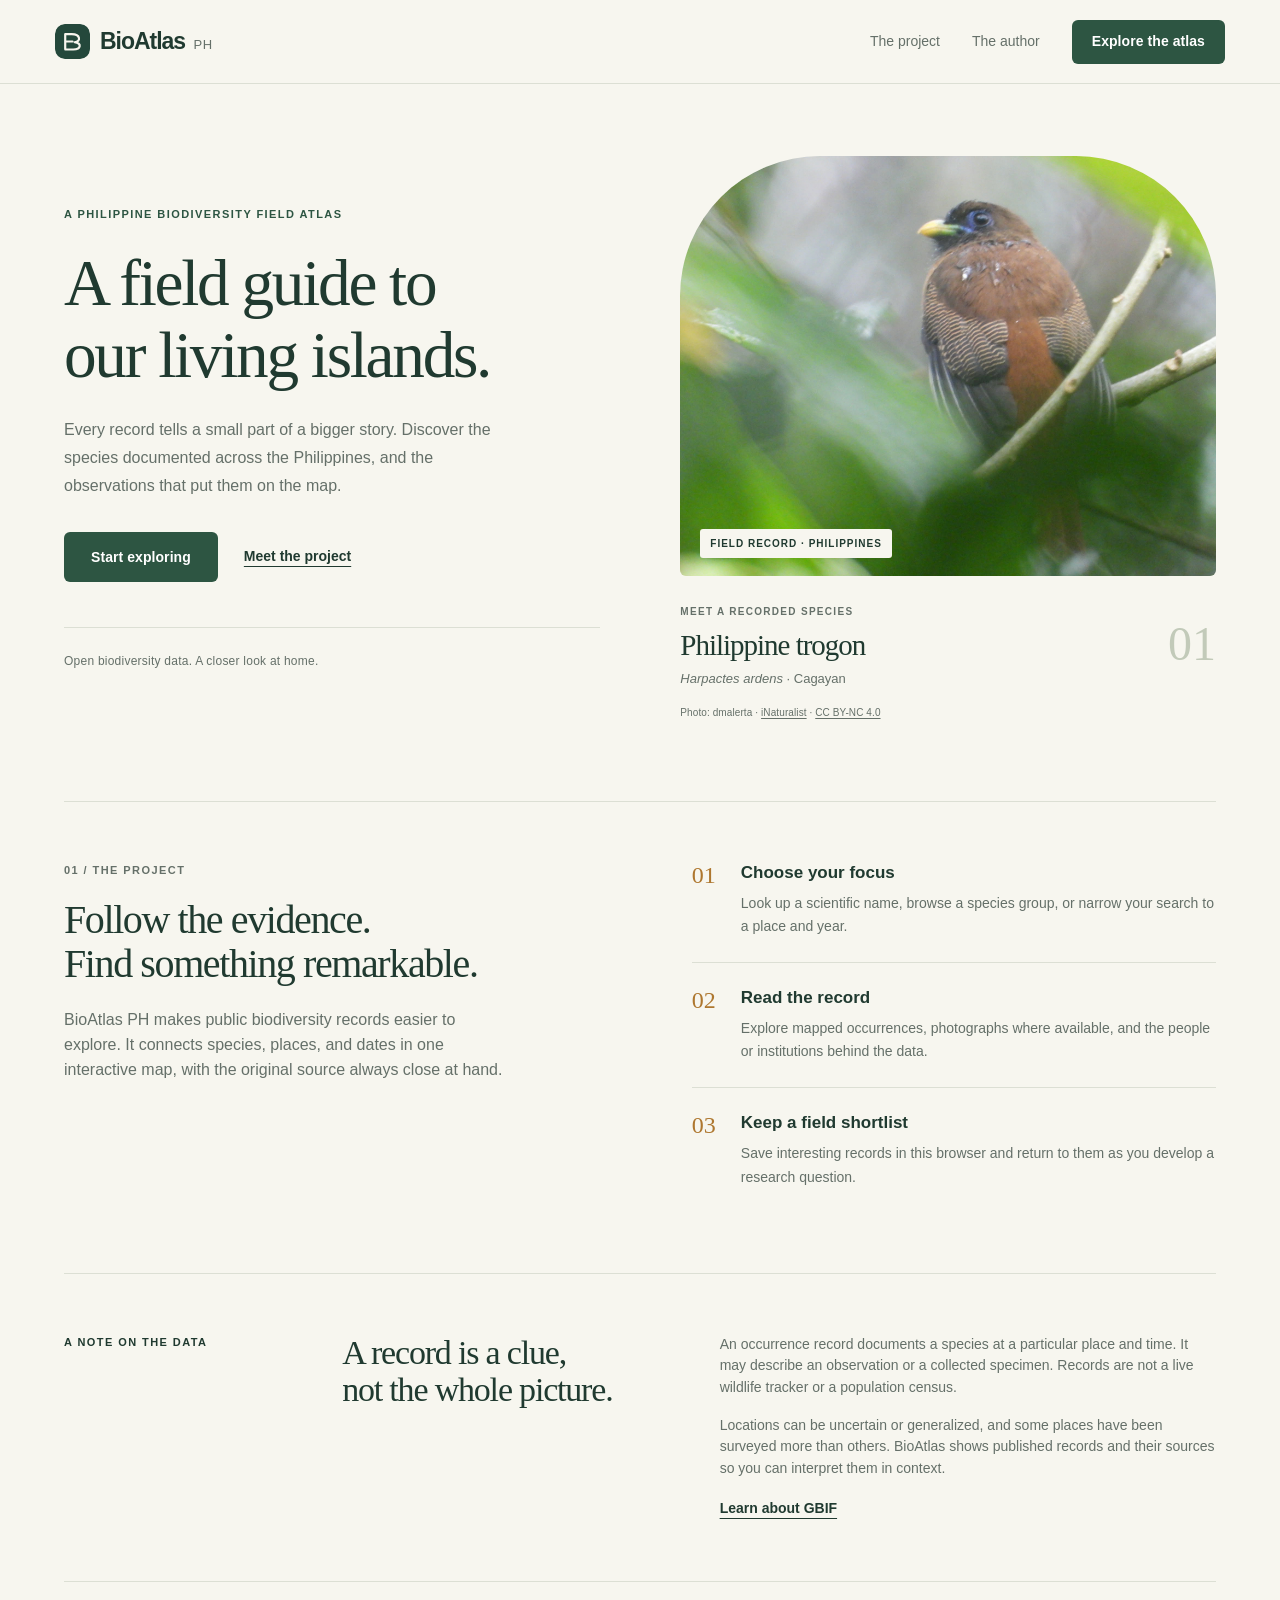
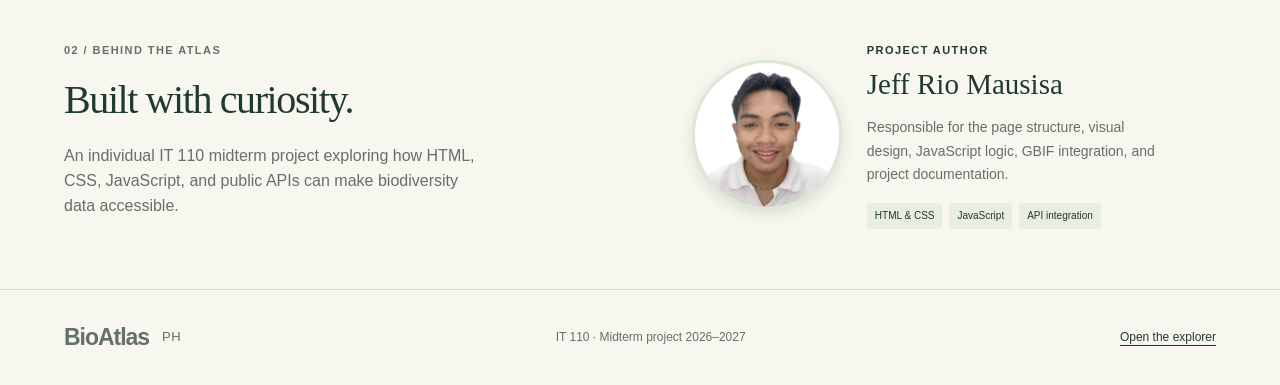
<file: bioatlas-ph/index.html>
<!doctype html>
<html lang="en">
<head>
    <meta charset="utf-8">
    <meta name="viewport" content="width=device-width, initial-scale=1">

    <meta name="description" content="BioAtlas PH is a student-built field atlas for exploring Philippine biodiversity records from GBIF.">

    <title>BioAtlas PH — A field guide to our living islands</title>

    <link rel="icon" type="image/svg+xml" href="assets/favicon.svg">
    <link rel="stylesheet" href="styles.css">
</head>

<body class="portfolio">

    <a class="skip-link" href="#main">Skip to content</a>

    <header class="site-header">
        <a class="brand" href="index.html" aria-label="BioAtlas PH home">
            <img src="assets/favicon.svg" width="35" height="35" alt="">
            <span>BioAtlas <span class="brand-ph">PH</span></span>
        </a>

        <nav aria-label="Main navigation">
            <a href="#project">The project</a>
            <a href="#team">The author</a>
            <a class="button button-primary" href="app.html">Explore the atlas</a>
        </nav>
    </header>

    <main id="main">

        <!-- HERO SECTION -->
        <section class="home-hero">

            <div class="hero-copy">
                <p class="eyebrow">A Philippine biodiversity field atlas</p>

                <h1>A field guide to our living islands.</h1>

                <p class="hero-description">
                    Every record tells a small part of a bigger story.
                    Discover the species documented across the Philippines,
                    and the observations that put them on the map.
                </p>

                <div class="hero-actions">
                    <a class="button button-primary" href="app.html">
                        Start exploring
                    </a>

                    <a class="text-link" href="#project">
                        Meet the project
                    </a>
                </div>

                <p class="hero-footnote">
                    Open biodiversity data. A closer look at home.
                </p>
            </div>

            <figure class="hero-specimen">

                <div class="specimen-image">
                    <img
                        src="assets/philippine-trogon.jpg"
                        alt="A Philippine trogon, Harpactes ardens, photographed among leaves in Cagayan"
                        width="1024"
                        height="768"
                        fetchpriority="high"
                    >

                    <span class="specimen-tag">
                        FIELD RECORD · PHILIPPINES
                    </span>
                </div>

                <figcaption>
                    <div>
                        <span class="eyebrow">Meet a recorded species</span>
                        <h2>Philippine trogon</h2>
                        <p><i>Harpactes ardens</i> · Cagayan</p>
                    </div>

                    <span class="specimen-number">01</span>
                </figcaption>

                <p class="photo-credit">
                    Photo: dmalerta ·
                    <a
                        href="https://www.inaturalist.org/photos/608488019"
                        target="_blank"
                        rel="noopener noreferrer"
                    >iNaturalist</a>
                    ·
                    <a
                        href="https://creativecommons.org/licenses/by-nc/4.0/"
                        target="_blank"
                        rel="noopener noreferrer"
                    >CC BY-NC 4.0</a>
                </p>

            </figure>

        </section>

        <!-- PROJECT SECTION -->
        <section id="project" class="project-section section-rule">

            <div class="section-heading">
                <p class="eyebrow">01 / The project</p>

                <h2>
                    Follow the evidence.<br>
                    Find something remarkable.
                </h2>

                <p>
                    BioAtlas PH makes public biodiversity records easier
                    to explore. It connects species, places, and dates in
                    one interactive map, with the original source always
                    close at hand.
                </p>
            </div>

            <div class="project-steps">

                <article>
                    <span>01</span>

                    <div>
                        <h3>Choose your focus</h3>

                        <p>
                            Look up a scientific name, browse a species
                            group, or narrow your search to a place and year.
                        </p>
                    </div>
                </article>

                <article>
                    <span>02</span>

                    <div>
                        <h3>Read the record</h3>

                        <p>
                            Explore mapped occurrences, photographs where
                            available, and the people or institutions
                            behind the data.
                        </p>
                    </div>
                </article>

                <article>
                    <span>03</span>

                    <div>
                        <h3>Keep a field shortlist</h3>

                        <p>
                            Save interesting records in this browser and
                            return to them as you develop a research question.
                        </p>
                    </div>
                </article>

            </div>

        </section>

        <!-- DATA NOTE SECTION -->
        <section class="field-note section-rule">

            <span class="eyebrow">A note on the data</span>

            <h2>
                A record is a clue,<br>
                not the whole picture.
            </h2>

            <div>
                <p>
                    An occurrence record documents a species at a
                    particular place and time. It may describe an
                    observation or a collected specimen. Records are
                    not a live wildlife tracker or a population census.
                </p>

                <p>
                    Locations can be uncertain or generalized, and
                    some places have been surveyed more than others.
                    BioAtlas shows published records and their sources
                    so you can interpret them in context.
                </p>

                <a
                    class="text-link"
                    href="https://www.gbif.org/what-is-gbif"
                    target="_blank"
                    rel="noopener noreferrer"
                >
                    Learn about GBIF
                </a>
            </div>

        </section>

        <!-- AUTHOR SECTION -->
        <section id="team" class="team-section section-rule">

            <div class="section-heading">
                <p class="eyebrow">02 / Behind the atlas</p>

                <h2>Built with curiosity.</h2>

                <p>
                    An individual IT 110 midterm project exploring how
                    HTML, CSS, JavaScript, and public APIs can make
                    biodiversity data accessible.
                </p>
            </div>

            <article class="author-card">

                <div class="author-photo">
                    <img
                        src="assets/Jeffrio.png"
                        alt="Profile photo of Jeff Rio Mausisa"
                        loading="lazy"

                    >
                </div>

                <div>
                    <p class="eyebrow">Project author</p>

                    <h3>Jeff Rio Mausisa</h3>

                    <p>
                        Responsible for the page structure, visual design,
                        JavaScript logic, GBIF integration, and project
                        documentation.
                    </p>

                    <div class="skill-tags">
                        <span>HTML &amp; CSS</span>
                        <span>JavaScript</span>
                        <span>API integration</span>
                    </div>
                </div>

            </article>

        </section>

    </main>

    <!-- FOOTER -->
    <footer class="site-footer">

        <a class="brand" href="index.html">
            BioAtlas <span class="brand-ph">PH</span>
        </a>

        <span>IT 110 · Midterm project 2026–2027</span>

        <a href="app.html">Open the explorer</a>

    </footer>

</body>
</html>
</file>
<file: bioatlas-ph/styles.css>
/* ==========================================================================
   1. DESIGN TOKENS — change these to restyle BOTH pages at once
   ========================================================================== */
:root {
    --paper: #f7f6ef;        /* page background (warm off-white) */
    --surface: #fffefa;      /* cards, inputs, panels, dialogs */
    --ink: #203a30;          /* main text color (dark green) */
    --muted: #657069;        /* secondary / gray text */
    --green: #2d5542;        /* primary brand color: buttons, selected states */
    --green-dark: #173d2c;   /* button hover, toast background */
    --line: #dcdfd4;         /* thin borders and divider lines */
    --tint: #e9eee2;         /* light green fill: badges, hover, selected items */
    --ochre: #ae772f;        /* accent: step numbers, bird category labels */
    --error: #94382d;        /* error text and invalid input border */
    --serif: Georgia, 'Times New Roman', serif;   /* headings font */
    --sans: Inter, -apple-system, BlinkMacSystemFont, 'Segoe UI', sans-serif; /* body font */
    --radius: 8px;           /* corner roundness of panels and dialogs */
}


/* ==========================================================================
   2. BASE / RESET — defaults that apply to everything
   ========================================================================== */

/* Makes width/height include padding and border (easier to size things) */
* {
    box-sizing: border-box;
}

html {
    scroll-behavior: smooth;     /* smooth scrolling for #anchor links */
    scroll-padding-top: 90px;    /* keeps scrolled-to sections below the header */
}

/* Page-wide defaults: background, text color, base font size (16px) */
body {
    margin: 0;
    background: var(--paper);
    color: var(--ink);
    font: 16px/1.55 var(--sans);   /* size / line-height / font family */
    -webkit-font-smoothing: antialiased;
}

/* Form controls inherit the page font instead of the browser default */
button,
input,
select {
    font: inherit;
}

/* Removes the gray flash when tapping on phones */
button,
a,
input,
select {
    -webkit-tap-highlight-color: transparent;
}

/* Faster taps on phones (no double-tap zoom delay) */
button,
a {
    touch-action: manipulation;
}

button {
    cursor: pointer;
}

/* Look of a disabled button (e.g. Previous on page 1) */
button:disabled {
    opacity: .45;
    cursor: not-allowed;
}

a {
    color: inherit;      /* links use the surrounding text color */
}

/* Images never overflow their box and crop to fill instead of stretching */
img {
    display: block;
    max-width: 100%;
    object-fit: cover;
}

/* Removes default margins so spacing is controlled by our own rules */
h1,
h2,
h3,
p,
figure {
    margin: 0;
}

/* Big headings use the serif font. CHANGE font-family here for a new heading font */
h1,
h2 {
    font-family: var(--serif);
    font-weight: 400;
    letter-spacing: -.035em;     /* slightly tight letters */
    line-height: 1.1;
    text-wrap: balance;          /* evens out line lengths */
}

h3 {
    font-size: 17px;
    font-weight: 600;
    line-height: 1.3;
}

p {
    text-wrap: pretty;           /* avoids one lonely word on the last line */
}

/* Smooth color change on hover for links and buttons */
a,
button {
    transition: background-color .15s, color .15s, border-color .15s;
}

/* KEYBOARD FOCUS OUTLINE (shows when tabbing). Keep it visible for accessibility.
   CHANGE the color (#b4803a) if you want a different focus ring. */
a:focus-visible,
button:focus-visible,
input:focus-visible,
select:focus-visible,
[tabindex]:focus-visible {
    outline: 3px solid #b4803a;
    outline-offset: 3px;
}

/* Anything with the HTML "hidden" attribute stays hidden even if another rule
   sets display. JavaScript relies on this. DO NOT REMOVE. */
[hidden] {
    display: none !important;
}

/* Text for screen readers only (invisible on screen). DO NOT REMOVE. */
.sr-only {
    position: absolute;
    width: 1px;
    height: 1px;
    padding: 0;
    margin: -1px;
    overflow: hidden;
    clip: rect(0, 0, 0, 0);
    white-space: nowrap;
    border: 0;
}

/* "Skip to content" link: hidden above the screen until focused with Tab */
.skip-link {
    position: fixed;
    top: -60px;                  /* off-screen */
    left: 15px;
    z-index: 2000;
    background: var(--green);
    color: white;
    padding: 12px 20px;
}

.skip-link:focus {
    top: 10px;                   /* slides into view when focused */
}


/* ==========================================================================
   3. SHARED COMPONENTS — used on both pages
   ========================================================================== */

/* BUTTONS: .button is the shape/size, then add .button-primary or .button-outline */
.button {
    display: inline-flex;
    align-items: center;
    justify-content: center;
    gap: 9px;
    min-height: 44px;            /* comfortable tap size on phones */
    padding: 11px 19px;          /* inner spacing: up-down  left-right */
    border: 1px solid transparent;
    border-radius: 6px;          /* CHANGE for rounder (e.g. 999px = pill) or sharper buttons */
    font-size: 14px;
    line-height: 1.3;
    font-weight: 600;
    letter-spacing: .005em;
    text-decoration: none;
    white-space: nowrap;
}

/* Solid green button (main actions: "Explore records", "Start exploring") */
.button-primary {
    background: var(--green);
    color: #fff;
}

.button-primary:hover {
    background: var(--green-dark);
}

/* White button with border (secondary actions: "Field shortlist", "Previous") */
.button-outline {
    border-color: var(--line);
    background: var(--surface);
    color: var(--ink);
}

.button-outline:hover {
    background: var(--tint);
    border-color: #abb7a9;
}

/* Plain underlined links like "Meet the project" */
.text-link {
    font-size: 14px;
    font-weight: 600;
    text-underline-offset: 5px;
}

/* Button that looks like a link: "Reset filters", "Try again", "About the data" */
.text-button {
    border: 0;
    background: transparent;
    padding: 8px 0;
    color: var(--green);
    font-size: 14px;
    font-weight: 600;
    text-decoration: underline;
    text-underline-offset: 4px;
}

/* Small uppercase label above headings (e.g. "01 / THE PROJECT") */
.eyebrow {
    text-transform: uppercase;
    letter-spacing: .13em;
    font-size: 11px;
    font-weight: 650;
    line-height: 1.5;
}

/* LOGO + SITE NAME ("BioAtlas PH") */
.brand {
    display: inline-flex;
    align-items: center;
    gap: 10px;                   /* space between logo and text */
    text-decoration: none;
    font-size: 23px;             /* CHANGE to resize the site name */
    letter-spacing: -.045em;
    font-weight: 650;
    white-space: nowrap;
}

.brand img {
    border-radius: 10px;         /* rounded corners of the logo icon */
}

/* The small "PH" next to the name */
.brand-ph {
    font-size: 13px;
    font-weight: 500;
    letter-spacing: .05em;
    margin-left: 3px;
    color: var(--muted);
}

/* TOP HEADER BAR (both pages) */
.site-header {
    height: 84px;                /* CHANGE header height (explorer overrides below) */
    display: flex;
    align-items: center;
    justify-content: space-between;
    gap: 20px;
    border-bottom: 1px solid var(--line);
    padding: 0 4.3%;             /* left/right spacing */
    background: var(--paper);
}

.site-header nav {
    display: flex;
    align-items: center;
    gap: 32px;                   /* space between nav links */
}

/* Normal nav links (not the green button) */
.site-header nav > a:not(.button) {
    font-size: 14px;
    text-decoration: none;
    color: var(--muted);
    padding: 12px 0;
}

.site-header nav > a:hover {
    color: var(--ink);
}

/* Current page link ("Explorer") gets dark text and a green underline */
.site-header nav .nav-current {
    color: var(--ink) !important;
    border-bottom: 2px solid var(--green);
}

/* Little bookmark icon drawn with CSS inside the "Field shortlist" button */
.bookmark-icon {
    width: 12px;
    height: 16px;
    display: inline-block;
    border: 1.5px solid currentColor;
    border-radius: 2px 2px 0 0;
    clip-path: polygon(0 0, 100% 0, 100% 100%, 50% 76%, 0 100%);  /* cuts the V notch at the bottom */
}

/* The number bubble showing how many records are saved */
.count-badge {
    display: inline-flex;
    align-items: center;
    justify-content: center;
    min-width: 23px;
    height: 23px;
    padding: 0 5px;
    background: var(--tint);
    border-radius: 20px;
    font-size: 12px;
    font-variant-numeric: tabular-nums;   /* digits all same width */
}


/* ==========================================================================
   4. PORTFOLIO PAGE (index.html)
   ========================================================================== */

/* Limits page width on very wide screens and centers it */
.portfolio main,
.site-footer {
    max-width: 1380px;           /* CHANGE to make the homepage narrower/wider */
    margin: auto;
}

/* ---- HERO: headline on the left, bird photo on the right ---- */
.home-hero {
    display: grid;
    grid-template-columns: 1fr 1fr;   /* two equal columns */
    gap: 7%;
    padding: 72px 5% 80px;            /* top  left/right  bottom */
    align-items: center;
}

/* Small label above the main headline */
.hero-copy > .eyebrow {
    margin-bottom: 25px;
    color: var(--green);
}

/* BIG HEADLINE. clamp(min, preferred, max) scales with screen width */
.hero-copy h1 {
    font-size: clamp(44px, 5.1vw, 76px);
    max-width: 620px;
}

.hero-description {
    color: var(--muted);
    max-width: 440px;
    line-height: 1.75;
    margin-top: 24px;
}

/* Row with "Start exploring" button + "Meet the project" link */
.hero-actions {
    display: flex;
    align-items: center;
    gap: 26px;
    margin-top: 32px;
}

.hero-actions .button {
    padding: 15px 26px;          /* makes the hero button bigger than normal */
}

/* Tagline under the buttons, with a line above it */
.hero-footnote {
    border-top: 1px solid var(--line);
    padding-top: 24px;
    margin-top: 45px;
    color: var(--muted);
    font-size: 12px;
    letter-spacing: .02em;
}

/* ---- Bird photo block ---- */
.hero-specimen {
    position: relative;
    min-width: 0;
}

/* The photo frame. border-radius: top-left top-right bottom-right bottom-left
   140px on top gives the arch shape. Set all to 6px for a plain rectangle. */
.specimen-image {
    height: 420px;               /* CHANGE photo height */
    position: relative;
    border-radius: 140px 140px 6px 6px;
    overflow: hidden;
    background: #d6dfc8;         /* color shown while the photo loads */
}

/* object-position decides which part of the photo stays visible when cropped
   (50% 50% = center. Try 50% 20% to show more of the top) */
.specimen-image > img {
    width: 100%;
    height: 100%;
    object-position: 50% 50%;
}

/* "FIELD RECORD · PHILIPPINES" label on the photo */
.specimen-tag {
    position: absolute;
    bottom: 18px;
    left: 20px;
    background: var(--paper);
    padding: 7px 10px;
    border-radius: 3px;
    color: var(--ink);
    font-size: 10px;
    letter-spacing: .1em;
    font-weight: 600;
}

/* Caption under the photo: species name + big "01" number */
.hero-specimen figcaption {
    display: flex;
    align-items: center;
    justify-content: space-between;
    margin-top: 22px;
}

.hero-specimen figcaption .eyebrow {
    font-size: 10px;
    color: var(--muted);
}

.hero-specimen figcaption h2 {
    font-size: 29px;
    margin: 7px 0;
}

.hero-specimen figcaption p {
    font-size: 13px;
    color: var(--muted);
}

/* The big pale "01" */
.specimen-number {
    font: 48px var(--serif);
    color: #c2cab9;
}

/* Photo credit line (used on homepage AND inside record dialogs) */
.photo-credit {
    font-size: 10px;
    color: var(--muted);
    margin-top: 16px;
    line-height: 1.6;
    letter-spacing: .01em;
}

.photo-credit a {
    text-underline-offset: 2px;
}

/* ---- Reusable section divider: a top line + side margins + spacing ---- */
.section-rule {
    border-top: 1px solid var(--line);
    margin: 0 5%;
    padding: 60px 0;             /* CHANGE vertical space of each section */
}

/* ---- "The project" and "Author" sections: two equal columns ---- */
.project-section,
.team-section {
    display: grid;
    grid-template-columns: 1fr 1fr;
    gap: 9%;
}

.section-heading .eyebrow {
    color: var(--muted);
    margin-bottom: 20px;
}

.section-heading h2 {
    font-size: 40px;             /* section headline size */
    margin-bottom: 22px;
}

.section-heading > p:last-child {
    color: var(--muted);
    max-width: 440px;
}

/* The 3 numbered steps (Choose / Read / Keep) */
.project-steps article {
    display: flex;
    gap: 25px;
    padding: 24px 0;
    border-bottom: 1px solid var(--line);
}

.project-steps article:first-child {
    padding-top: 0;
}

.project-steps article:last-child {
    border: 0;                   /* no line under the last step */
}

/* The "01 / 02 / 03" numbers in ochre */
.project-steps article > span {
    font: 24px var(--serif);
    color: var(--ochre);
}

.project-steps article p {
    font-size: 14px;
    color: var(--muted);
    margin-top: 8px;
    line-height: 1.65;
}

/* ---- "A note on the data" section: 3 columns (label | heading | text) ---- */
.field-note {
    display: grid;
    grid-template-columns: 1fr 1.4fr 2fr;
    gap: 30px;
}

.field-note h2 {
    font-size: 34px;
}

.field-note > div p {
    font-size: 14px;
    color: var(--muted);
    margin-bottom: 16px;
}

/* ---- Author card: photo on the left, name and details on the right ---- */
.author-card {
    display: flex;
    align-items: center;
    gap: 25px;
}

/* OLD PLACEHOLDER BOX (dashed rectangle). It is overridden by the circle rule
   at the very bottom of this file (section 8). Safe to delete this block,
   the next two blocks, and the .author-photo entries inside the @media
   sections. Keep section 8. */
.author-photo {
    display: flex;
    flex-direction: column;
    align-items: center;
    justify-content: center;
    gap: 15px;
    min-width: 145px;
    width: 145px;
    height: 190px;
    background: var(--tint);
    border: 1px dashed #a8b5a0;
    border-radius: 6px;
}

/* OLD placeholder initials (no longer used in index.html) */
.author-photo > span {
    font: 48px var(--serif);
    color: #7f907b;
}

/* OLD placeholder caption (no longer used in index.html) */
.author-photo > small {
    font-size: 10px;
    color: var(--muted);
    text-align: center;
}

/* Your name */
.author-card h3 {
    font-family: var(--serif);
    font-size: 29px;
    font-weight: 400;
    margin: 8px 0 12px;
}

.author-card p:not(.eyebrow) {
    font-size: 14px;
    color: var(--muted);
    line-height: 1.7;
}

/* Skill chips: "HTML & CSS", "JavaScript", "API integration" */
.skill-tags {
    display: flex;
    gap: 7px;
    flex-wrap: wrap;
    margin-top: 16px;
}

.skill-tags span {
    font-size: 10px;
    padding: 5px 8px;
    background: var(--tint);
    border-radius: 3px;
}

/* ---- Homepage footer ---- */
.site-footer {
    border-top: 1px solid var(--line);
    padding: 30px 5%;
    display: flex;
    align-items: center;
    justify-content: space-between;
    gap: 20px;
    font-size: 12px;
    color: var(--muted);
}

.site-footer > a:last-child {
    color: var(--ink);
    text-underline-offset: 4px;
}


/* ==========================================================================
   5. EXPLORER PAGE (app.html)
   ========================================================================== */

/* ---- Explorer header (overrides the shared header above) ---- */
.explorer .site-header {
    height: 76px;                /* explorer header is a bit shorter */
    padding: 0 3%;
}

.explorer .site-header nav {
    margin-right: auto;          /* pushes the shortlist button to the far right */
    margin-left: 40px;
}

/* Main content wrapper of the explorer */
.atlas-main {
    max-width: 1800px;           /* CHANGE to limit width on huge screens */
    margin: auto;
    padding: 30px 3% 0;
}

/* ---- Title area: "Discover what lives here." + GBIF credit ---- */
.atlas-heading {
    display: flex;
    align-items: center;
    justify-content: space-between;
    gap: 24px;
    margin-bottom: 26px;
}

.atlas-heading h1 {
    font-size: 40px;
    margin: 7px 0 10px;
}

.atlas-heading > div > p:last-child {
    font-size: 14px;
    color: var(--muted);
}

.atlas-heading .eyebrow {
    color: var(--muted);
    font-size: 10px;
}

/* "Open data from GBIF.org" credit on the right */
.source-link {
    display: flex;
    align-items: center;
    gap: 12px;
    font-size: 11px;
    line-height: 1.5;
    text-decoration: none;
    color: var(--muted);
}

.source-link strong {
    font-weight: 500;
    color: var(--ink);
}

.source-mark {
    font-size: 18px;
    font-weight: 700;
    letter-spacing: -1px;
    border-left: 2px solid #809967;   /* green vertical bar beside "GBIF" */
    padding: 10px 0 10px 14px;
    color: var(--green);
}

/* ---- SEARCH FILTER PANEL (the white box with the form) ---- */
.filter-panel {
    border: 1px solid var(--line);
    border-radius: var(--radius);
    background: var(--surface);
    padding: 20px 22px 0;
    position: relative;
    z-index: 600;                /* keeps the suggestion dropdown above the map */
}

/* Row of 4 controls: Species | Location | Year range | Search button.
   Each minmax(min, share) sets how wide a column can be. */
.filter-grid {
    display: grid;
    grid-template-columns: minmax(210px, 1.65fr) minmax(160px, 1fr) minmax(185px, .85fr) auto;
    gap: 20px;
    align-items: end;
}

.form-field {
    position: relative;          /* lets the suggestion list position under the input */
    min-width: 0;
}

/* Small bold labels above inputs */
.form-field label,
.year-range legend {
    font-size: 12px;
    font-weight: 600;
    letter-spacing: .01em;
    display: block;
    margin-bottom: 7px;
}

.year-range legend span {
    font-size: 11px;
    font-weight: 400;
    color: var(--muted);
}

/* TEXT INPUTS AND DROPDOWN (all share this look) */
input:not([type=checkbox]),
select {
    width: 100%;
    min-width: 0;
    height: 44px;                /* CHANGE input height */
    border: 1px solid var(--line);
    border-radius: 5px;
    background: var(--surface);
    color: var(--ink);
    padding: 0 12px;
    font-size: 14px;
}

input::placeholder {
    color: #7b8379;
    opacity: 1;
}

select {
    cursor: pointer;
    padding-right: 24px;
}

input:hover,
select:hover {
    border-color: #a9b4a5;
}

/* Red border when the year input has an error (JavaScript sets aria-invalid) */
input[aria-invalid=true] {
    border-color: var(--error);
}

/* Species box with the magnifier icon inside */
.search-input-wrap {
    position: relative;
}

.search-input-wrap > svg {
    position: absolute;
    left: 12px;
    top: 13px;
    width: 18px;
    height: 18px;
    fill: none;
    stroke: var(--muted);
    stroke-width: 1.7;
}

/* Extra padding so typed text doesn't overlap the icon or the × button */
.search-input-wrap > input {
    padding-left: 38px;
    padding-right: 34px;
}

/* The × clear button inside the species box */
.search-input-wrap > button {
    position: absolute;
    right: 2px;
    top: 2px;
    width: 38px;
    height: 40px;
    border: 0;
    background: transparent;
    color: var(--muted);
    font-size: 22px;
}

/* "From – To" year inputs sit side by side */
.year-range {
    margin: 0;
    padding: 0;
    border: 0;
    display: flex;
    align-items: center;
    gap: 6px;
    min-width: 0;
}

.year-range legend {
    width: 100%;
    padding: 0;
}

.year-range > span {
    color: var(--muted);
}

.year-range input {
    padding: 0 9px;
    appearance: textfield;           /* hides the up/down arrows (Firefox) */
    -moz-appearance: textfield;
}

.year-range input::-webkit-inner-spin-button {
    display: none;                   /* hides the up/down arrows (Chrome/Safari) */
}

/* Bottom row of the filter panel: group buttons (left), photo checkbox + reset (right) */
.filter-bottom {
    display: flex;
    align-items: center;
    justify-content: space-between;
    gap: 15px;
    border-top: 1px solid var(--line);
    margin-top: 18px;
    padding: 12px 0;
}

/* "All life / Birds / Plants / Mammals / Insects" buttons */
.group-filters {
    display: flex;
    gap: 4px;
    flex-wrap: wrap;
}

.group-filters button {
    background: transparent;
    border: 1px solid transparent;
    border-radius: 5px;
    color: var(--muted);
    font-size: 12px;
    font-weight: 550;
    padding: 7px 13px;
    min-height: 34px;
}

/* The active (selected) group button */
.group-filters button[aria-pressed=true] {
    background: var(--tint);
    border-color: #dce4d1;
    color: var(--green);
}

.group-filters button:hover {
    background: #f0f2e9;
}

.filter-extras {
    display: flex;
    align-items: center;
    gap: 22px;
}

/* "With photos" checkbox */
.checkbox-label {
    font-size: 12px;
    display: flex;
    align-items: center;
    gap: 7px;
    white-space: nowrap;
    cursor: pointer;
}

.checkbox-label input {
    accent-color: var(--green);      /* checkbox tick color */
    width: 15px;
    height: 15px;
}

/* "Reset filters" link */
.filter-extras .text-button {
    font-size: 12px;
    font-weight: 400;
    color: var(--muted);
}

/* ---- SPECIES SUGGESTION DROPDOWN (appears while typing) ---- */
.species-options {
    position: absolute;
    top: 76px;                   /* distance below the label. Adjust if it overlaps the input */
    left: 0;
    right: 0;
    list-style: none;
    padding: 5px;
    margin: 0;
    background: var(--surface);
    border: 1px solid var(--line);
    box-shadow: 0 8px 24px #1631261a;
    border-radius: 7px;
    max-height: 280px;
    overflow: auto;
    z-index: 900;
}

.species-options > li {
    padding: 10px 12px;
    border-radius: 4px;
    cursor: pointer;
    font-size: 13px;
    line-height: 1.4;
}

/* Highlight for the option chosen by arrow keys or mouse hover */
.species-options > li[aria-selected=true],
.species-options > li:hover {
    background: var(--tint);
}

/* Family · kingdom text under each suggestion */
.species-options small {
    display: block;
    color: var(--muted);
    font-size: 11px;
    margin-top: 3px;
}

/* Year validation error message under the form */
.form-error {
    font-size: 13px;
    color: var(--error);
    padding: 0 0 14px;
}

/* ---- Results header: "Occurrence records" + "Showing 1–60 of ..." ---- */
.workspace-topline {
    display: flex;
    align-items: center;
    justify-content: space-between;
    gap: 20px;
    margin: 25px 0 13px;
}

.workspace-topline h2 {
    font: 600 16px var(--sans);      /* overrides the serif h2 style: this one is sans-serif */
    letter-spacing: 0;
    line-height: 1.4;
}

.workspace-topline p {
    font-size: 12px;
    color: var(--muted);
    margin-top: 4px;
    font-variant-numeric: tabular-nums;
}

/* Summary of applied filters on the right ("Philippines · with photos") */
.scope-label {
    font-size: 11px;
    letter-spacing: .01em;
    color: var(--muted);
    max-width: 50%;
    text-align: right;
}

/* ---- THE MAIN WORKSPACE: record list (left) + map (right) ---- */
.atlas-workspace {
    display: grid;
    grid-template-columns: minmax(315px, 34%) minmax(0, 1fr);   /* list width | map takes the rest. CHANGE 34% to resize the list */
    height: 620px;               /* CHANGE overall height of list+map */
    max-height: 75vh;            /* never taller than 75% of the screen */
    min-height: 470px;
    border: 1px solid var(--line);
    border-radius: var(--radius);
    background: var(--surface);
    overflow: hidden;            /* clips children to the rounded corners */
}

/* Left column wrapper (list + pagination) */
.records-panel {
    display: flex;
    flex-direction: column;
    min-height: 0;
    border-right: 1px solid var(--line);
}

/* The scrollable list of record cards */
.record-list {
    overflow: auto;
    flex: 1;
    overscroll-behavior: contain;    /* scrolling the list doesn't scroll the page */
    scrollbar-width: thin;
    scrollbar-color: #c2cbbd transparent;
}

/* ONE RECORD CARD. Grid columns: photo | text | bookmark button */
.record-card {
    display: grid;
    grid-template-columns: 78px minmax(0, 1fr) 30px;
    gap: 14px;
    position: relative;
    min-height: 123px;
    padding: 18px 17px;
    border-bottom: 1px solid #e6e8e0;
    align-items: center;
}

.record-card:hover {
    background: #f4f6ed;
}

/* The card whose details were last opened (green bar on the left) */
.record-card.selected {
    background: #edf2e5;
    box-shadow: inset 3px 0 var(--green);
}

/* Small square photo on each card */
.record-photo {
    width: 78px;
    height: 86px;
    border-radius: 6px;
    overflow: hidden;
    background: #e9ece1;
    display: flex;
    align-items: center;
    justify-content: center;
    position: relative;
}

.record-photo img {
    width: 100%;
    height: 100%;
    object-fit: cover;
}

/* "No photo" text sits BEHIND the image so it shows only if no image loads */
.record-photo span {
    font-size: 10px;
    color: var(--muted);
    position: absolute;
    inset: 0;
    display: flex;
    align-items: center;
    justify-content: center;
    z-index: 0;
}

.record-photo img {
    position: relative;
    z-index: 1;                  /* image goes above the "No photo" text */
}

.record-info {
    min-width: 0;
}

/* The species name button. Its ::after stretches over the WHOLE card so the
   entire card is clickable. */
.record-open {
    border: 0;
    text-align: left;
    padding: 0;
    background: none;
    width: 100%;
    color: var(--ink);
}

.record-open:after {
    content: '';
    position: absolute;
    inset: 0;
    z-index: 1;
}

/* Species name in italic serif (scientific names are italic) */
.record-open h3 {
    font: italic 19px/1.18 var(--serif);   /* CHANGE size/font of names in the list */
    letter-spacing: -.01em;
    overflow-wrap: anywhere;
}

/* Small ochre label above the name ("BIRDS", "PLANTS"...) */
.record-info .record-category {
    text-transform: uppercase;
    font-size: 9px;
    letter-spacing: .11em;
    font-weight: 600;
    color: var(--ochre);
    margin-bottom: 5px;
}

/* Province / locality line (cut off with "..." if too long) */
.record-place {
    font-size: 11px;
    color: var(--muted);
    line-height: 1.4;
    white-space: nowrap;
    overflow: hidden;
    text-overflow: ellipsis;
    margin-top: 7px;
}

/* Date + type ("Observation") line */
.record-meta {
    display: flex;
    flex-wrap: wrap;
    gap: 5px 10px;
    align-items: center;
    font-size: 10px;
    color: var(--muted);
    margin-top: 5px;
}

.record-meta .record-type {
    padding: 1px 5px;
    border-radius: 3px;
    background: #eceee6;
}

/* BOOKMARK (save) button on each card. z-index 2 puts it above the card-wide
   click area so it can be clicked separately. */
.save-record {
    position: relative;
    z-index: 2;
    width: 32px;
    height: 36px;
    border: 1px solid transparent;
    background: transparent;
    border-radius: 5px;
    color: #7e8b7a;
    align-self: start;
    display: flex;
    align-items: center;
    justify-content: center;
}

.save-record:hover {
    background: var(--tint);
    border-color: var(--line);
}

/* Saved state: green filled bookmark */
.save-record[aria-pressed=true] {
    background: var(--tint);
    color: var(--green);
    border-color: #bdcbb5;
}

.save-record svg {
    width: 17px;
    height: 20px;
    stroke: currentColor;
    fill: none;
    stroke-width: 1.5;
}

.save-record[aria-pressed=true] svg {
    fill: var(--green);
    stroke: var(--green);
}

/* Previous / Page N / Next bar under the list */
.pagination {
    border-top: 1px solid var(--line);
    padding: 12px 17px;
    display: flex;
    align-items: center;
    justify-content: space-between;
    gap: 10px;
    background: var(--surface);
    min-height: 61px;
}

.pagination .button {
    font-size: 11px;
    padding: 6px 10px;
    min-height: 34px;
}

.pagination > span {
    font-size: 11px;
    color: var(--muted);
}

/* ---- MAP PANEL (right side) ---- */
.map-panel {
    position: relative;
    display: flex;
    flex-direction: column;
    min-width: 0;
    min-height: 0;
    background: #e7ecdF;
}

/* Floating toolbar over the top of the map (count + "Search this area" + "Fit records").
   pointer-events: none lets you drag the map through empty areas of the bar. */
.map-toolbar {
    position: absolute;
    z-index: 450;
    top: 14px;
    left: 14px;
    right: 14px;
    display: flex;
    gap: 10px;
    justify-content: space-between;
    align-items: start;
    pointer-events: none;
}

/* The two white boxes in the toolbar (clickable again with pointer-events: auto) */
.map-toolbar > span,
.map-toolbar > div {
    background: #fffefaf5;
    border: 1px solid var(--line);
    box-shadow: 0 2px 7px #203a3012;
    border-radius: 5px;
    pointer-events: auto;
}

.map-toolbar > span {
    display: flex;
    gap: 7px;
    align-items: center;
    font-size: 11px;
    padding: 9px 11px;
    color: var(--ink);
}

/* Small green dot before "N page records mapped" */
.map-key {
    width: 8px;
    height: 8px;
    border-radius: 50%;
    background: var(--green);
    display: inline-block;
}

.map-toolbar > div {
    display: flex;
}

.map-toolbar button {
    border: 0;
    border-right: 1px solid var(--line);
    background: transparent;
    font-size: 11px;
    color: var(--green);
    font-weight: 550;
    min-height: 36px;
    padding: 6px 10px;
}

.map-toolbar button:last-child {
    border-right: 0;
}

.map-toolbar button:hover {
    background: var(--tint);
}

/* The Leaflet map itself fills the rest of the panel */
#map {
    width: 100%;
    height: 100%;
    flex: 1;
    min-height: 0;
    background: #e2e9df;         /* color visible before map tiles load */
}

/* Color legend under the map */
.map-legend {
    display: flex;
    flex-wrap: wrap;
    align-items: center;
    gap: 14px;
    padding: 11px 15px;
    background: var(--surface);
    border-top: 1px solid var(--line);
    font-size: 10px;
    color: var(--muted);
    z-index: 450;
}

.map-legend > span {
    display: flex;
    align-items: center;
    gap: 5px;
}

/* LEGEND DOT COLORS. If you change a pin color below, change the matching dot here too. */
.legend-dot {
    display: inline-block;
    width: 7px;
    height: 7px;
    border-radius: 50%;
    background: #78908e;         /* "Other" color */
}

.legend-dot.birds {
    background: #b17b34;
}

.legend-dot.plants {
    background: #42784d;
}

.legend-dot.mammals {
    background: #a16b56;
}

/* "Numbers group nearby records" note pushed to the right */
.map-legend .map-legend-note {
    margin-left: auto;
    font-size: 9px;
}

/* ---- LEAFLET OVERRIDES (map library parts restyled to match our theme).
   !important is needed to beat the library's own CSS. ---- */
.leaflet-container {
    font-family: var(--sans) !important;
}

/* Zoom + / - buttons. margin-top moves them below the toolbar. */
.leaflet-control-zoom {
    margin-top: 65px !important;
    box-shadow: 0 2px 8px #1c362014 !important;
    border: 1px solid #cdd3c7 !important;
}

.leaflet-control-zoom a {
    color: var(--green) !important;
    background: #fffefa !important;
    font-weight: 400 !important;
}

/* OpenStreetMap credit in the bottom-right corner. Required, do not hide. */
.leaflet-control-attribution {
    font-size: 9px !important;
    background: #fffefae8 !important;
    color: var(--muted);
}

.leaflet-control-attribution a {
    color: var(--green);
}

/* ---- MAP PINS (one dot per record). Color is chosen by the group class. ---- */
.occurrence-pin {
    border: 2px solid #fffefa;       /* white ring around each dot */
    border-radius: 50%;
    box-shadow: 0 1px 5px #183a3440;
    background: #78908e;             /* default / "Other" color */
}

.occurrence-pin.birds {
    background: #b17b34;             /* birds = ochre */
}

.occurrence-pin.plants {
    background: #42784d;             /* plants = green */
}

.occurrence-pin.mammals {
    background: #a16b56;             /* mammals = brown */
}

/* Cluster circle showing a number when pins are grouped.
   Size is set in script.js (iconSize [38, 38]). */
.cluster-marker {
    display: flex;
    align-items: center;
    justify-content: center;
    border: 5px solid #c1d0bccc;     /* soft outer ring */
    border-radius: 50%;
    background: #315a43;
    color: #fff;
    font-size: 12px;
    font-weight: 650;
    box-shadow: 0 1px 5px #17352720;
}

/* Yellow warning if the map library or tiles fail to load */
.map-error {
    position: absolute;
    z-index: 500;
    left: 16px;
    right: 16px;
    bottom: 52px;
    border: 1px solid #d9c6a7;
    background: #fff8e9;
    padding: 10px;
    font-size: 12px;
    color: #775522;
    border-radius: 6px;
}

/* ---- "Read the map as evidence" note under the workspace ---- */
.data-note {
    display: flex;
    align-items: center;
    gap: 14px;
    margin: 20px 0 25px;
}

.data-note p {
    font-size: 11px;
    line-height: 1.6;
    color: var(--muted);
    max-width: 1050px;
}

.data-note p strong {
    font-weight: 550;
    color: var(--ink);
}

/* Small circled "i" icon */
.note-symbol {
    border: 1px solid #aab6a2;
    color: var(--green);
    border-radius: 50%;
    width: 18px;
    height: 18px;
    min-width: 18px;
    display: flex;
    align-items: center;
    justify-content: center;
    font: italic 13px var(--serif);
}

.data-note > .text-button {
    font-size: 11px;
    margin-left: auto;
    white-space: nowrap;
}

/* ---- Explorer footer ---- */
.atlas-footer {
    display: flex;
    align-items: center;
    gap: 22px;
    border-top: 1px solid var(--line);
    margin: 0 3%;
    padding: 18px 0;
    font-size: 10px;
    color: var(--muted);
}

.atlas-footer > span {
    margin-right: auto;
}

.atlas-footer a {
    text-underline-offset: 3px;
}

/* List/Map switch is hidden on desktop. It is shown on phones in section 7. */
.mobile-view-switch {
    display: none;
}

/* ---- Message bars and states ---- */

/* Yellow error bar ("Could not connect to GBIF...") with Try again button */
.request-message {
    display: flex;
    justify-content: space-between;
    gap: 20px;
    align-items: center;
    padding: 12px 17px;
    margin-bottom: 12px;
    border: 1px solid #dacaaa;
    border-radius: 6px;
    background: #fcf5e5;
    color: #765929;
    font-size: 13px;
}

.request-message .text-button {
    color: inherit;
    white-space: nowrap;
}

/* Green banner shown on the "Field shortlist" view */
.saved-banner {
    display: flex;
    justify-content: space-between;
    align-items: center;
    gap: 20px;
    padding: 22px;
    border: 1px solid #c9d7c0;
    background: var(--tint);
    border-radius: var(--radius);
}

.saved-banner strong {
    font-family: var(--serif);
    font-weight: 400;
    font-size: 26px;
}

.saved-banner p {
    font-size: 13px;
    color: var(--muted);
    margin-top: 3px;
}

/* "No records for this search" message */
.empty-state {
    padding: 48px 25px;
    text-align: center;
}

.empty-state h3 {
    font: 26px var(--serif);
    margin-bottom: 14px;
}

.empty-state p {
    font-size: 13px;
    color: var(--muted);
    line-height: 1.7;
}

.empty-state .button {
    margin-top: 20px;
}

/* Gray placeholder cards while loading (skeleton) */
.loading-card {
    display: flex;
    gap: 15px;
    padding: 20px;
    border-bottom: 1px solid var(--line);
}

.loading-card > div {
    width: 78px;
    height: 84px;
    flex-shrink: 0;
    background: var(--tint);
    border-radius: 5px;
}

/* The pulsing text lines in the skeleton (uses the "breathe" animation) */
.loading-card > span {
    width: 100%;
    height: 65px;
    background: linear-gradient(var(--tint) 0 14px, transparent 14px 25px, var(--tint) 25px 36px, transparent 36px 48px, var(--tint) 48px 58px);
    opacity: .6;
    animation: breathe 1.5s ease-in-out infinite;
}

/* Small popup message at the bottom ("Record saved to your field shortlist") */
.toast {
    position: fixed;
    bottom: 24px;
    left: 50%;
    transform: translateX(-50%);     /* centers it horizontally */
    z-index: 1200;
    background: var(--green-dark);
    color: #fff;
    padding: 13px 20px;
    border-radius: 7px;
    box-shadow: 0 5px 24px #1c392630;
    font-size: 13px;
    max-width: 90vw;
    width: max-content;
}

/* Warning shown only if JavaScript is turned off */
.no-script {
    position: fixed;
    bottom: 0;
    left: 0;
    right: 0;
    padding: 16px;
    background: #fff0db;
    color: var(--error);
    z-index: 2000;
    text-align: center;
}

/* ---- DIALOGS (popups). Native <dialog> handles focus and Escape for us. ---- */
dialog {
    border: 1px solid var(--line);
    color: var(--ink);
    background: var(--surface);
    border-radius: 12px;             /* CHANGE popup corner roundness */
    padding: 0;
    box-shadow: 0 20px 80px #11261c33;
    max-height: 90dvh;
}

/* The dark blurred background behind a popup */
dialog::backdrop {
    background: #17291f70;
    backdrop-filter: blur(2px);
}

/* Round × close button in the top-right of every popup */
.dialog-close {
    position: absolute;
    right: 15px;
    top: 15px;
    z-index: 3;
    display: flex;
    align-items: center;
    justify-content: center;
    background: var(--surface);
    border: 1px solid var(--line);
    border-radius: 50%;
    font-size: 26px;
    width: 40px;
    height: 40px;
    color: var(--ink);
    box-shadow: 0 2px 8px #203a3010;
}

/* Record details popup */
.record-dialog {
    width: 540px;                    /* CHANGE popup width */
    max-width: calc(100% - 28px);    /* keeps a small gap on phones */
}

/* Large photo at the top of the record popup */
.detail-photo {
    height: 260px;
    width: 100%;
    background: var(--tint);
    object-fit: contain;             /* shows the whole photo. Use "cover" to fill and crop */
}

.detail-no-photo {
    height: 130px;
    display: flex;
    align-items: center;
    justify-content: center;
    background: var(--tint);
    color: var(--muted);
    font-size: 13px;
}

/* Text area of the popup */
.detail-content {
    padding: 25px 30px 30px;
}

.detail-content > .eyebrow {
    font-size: 10px;
    color: var(--ochre);
}

/* Species name inside the popup */
.detail-content h2 {
    font-size: 34px;
    margin: 9px 0 10px;
    font-style: italic;
    overflow-wrap: anywhere;
}

.detail-place {
    font-size: 14px;
    color: var(--muted);
}

.detail-save {
    margin: 20px 0;
}

/* Facts table: two columns (Recorded date, Evidence type, Coordinates...) */
.detail-grid {
    display: grid;
    grid-template-columns: 1fr 1fr;
    gap: 17px 23px;
    border-top: 1px solid var(--line);
    padding-top: 20px;
    margin: 0 0 20px;
}

/* Fact labels */
.detail-grid dt {
    font-size: 10px;
    text-transform: uppercase;
    letter-spacing: .09em;
    color: var(--muted);
    margin-bottom: 4px;
}

/* Fact values */
.detail-grid dd {
    font-size: 13px;
    line-height: 1.5;
    margin: 0;
    overflow-wrap: anywhere;
}

/* Facts that take the full row (Locality, Source dataset) */
.detail-grid .span-two {
    grid-column: 1 / -1;
}

/* Gray note boxes in the popup (data caution, quality notes) */
.detail-caution {
    font-size: 12px;
    color: var(--muted);
    background: var(--tint);
    padding: 12px;
    border-radius: 5px;
    margin: 15px 0;
    line-height: 1.6;
}

.detail-content .photo-credit {
    font-size: 11px;
    border-top: 1px solid var(--line);
    padding-top: 16px;
    margin: 20px 0;
}

/* "View the original GBIF record" button fills the popup width */
.detail-content > .button:last-child {
    width: 100%;
}

/* "About the data" popup */
.data-dialog {
    width: 620px;
    max-width: calc(100% - 28px);
    padding: 38px;
}

.data-dialog h2 {
    font-size: 36px;
    margin: 15px 20px 20px 0;
}

.data-dialog h3 {
    margin: 22px 0 8px;
}

.data-dialog p:not(.eyebrow) {
    font-size: 14px;
    line-height: 1.7;
    color: var(--muted);
}

.data-dialog .button {
    margin-top: 25px;
}


/* ==========================================================================
   6. ANIMATION / MOTION
   ========================================================================== */

/* Pulse used by the loading skeleton (fades to 30% opacity at the midpoint) */
@keyframes breathe {
    50% {
        opacity: .3;
    }
}

/* Respect users who turned on "reduce motion" in their device settings.
   Turns off animations, transitions and smooth scrolling. Keep this. */
@media (prefers-reduced-motion: reduce) {
    html {
        scroll-behavior: auto;
    }

    *,
    *::before,
    *::after {
        animation: none !important;
        transition: none !important;
        scroll-behavior: auto !important;
    }
}


/* ==========================================================================
   7. RESPONSIVE DESIGN (media queries)
   Each block applies ONLY when the screen matches the condition, and it
   overrides the rules above. Order matters: bigger screens first, then
   smaller ones. To change how the site looks on a phone, edit the
   (max-width: 650px) block.
   ========================================================================== */

/* ---- VERY LARGE SCREENS (1600px and wider): make the explorer bigger ---- */
@media (min-width: 1600px) {
    .atlas-workspace {
        height: 700px;
    }

    .record-card {
        grid-template-columns: 92px minmax(0, 1fr) 32px;
        padding: 20px;
    }

    .record-photo {
        width: 92px;
        height: 96px;
    }

    .record-open h3 {
        font-size: 22px;
    }

    .record-place {
        font-size: 13px;
    }

    .record-meta {
        font-size: 12px;
    }
}

/* ---- SMALL LAPTOP / LARGE TABLET (1100px and narrower) ---- */
@media (max-width: 1100px) {
    .filter-grid {
        gap: 12px;
        grid-template-columns: minmax(185px, 1.4fr) minmax(145px, 1fr) minmax(175px, 1fr) auto;
    }

    .filter-panel {
        padding: 17px 17px 0;
    }

    .search-button {
        font-size: 12px;
        padding: 10px 14px;
    }

    .explorer .site-header nav {
        margin-left: 20px;
        gap: 20px;
    }

    .record-card {
        grid-template-columns: 64px minmax(0, 1fr) 25px;
        padding: 15px 12px;
        gap: 10px;
    }

    .record-photo {
        width: 64px;
        height: 77px;
    }

    .record-open h3 {
        font-size: 17px;
    }

    .map-legend-note {
        display: none !important;    /* hides "Numbers group nearby records" to save space */
    }

    .map-toolbar {
        right: 10px;
        left: 10px;
    }

    .map-toolbar > span {
        font-size: 10px;
        padding: 9px;
    }

    .map-toolbar button {
        font-size: 10px;
        padding: 6px 8px;
    }

    .home-hero {
        gap: 5%;
        padding-top: 50px;
    }

    .specimen-image {
        height: 350px;
    }

    .field-note {
        grid-template-columns: 1fr 1.5fr;   /* drops from 3 columns to 2 */
    }

    .field-note > .eyebrow {
        grid-column: 1 / -1;
    }

    .team-section {
        gap: 5%;
    }

    .author-card {
        align-items: start;
        gap: 18px;
    }

    /* OLD placeholder-box size. Overridden by section 8. Safe to delete. */
    .author-photo {
        min-width: 100px;
        width: 100px;
        height: 150px;
    }

    .author-photo > small {
        font-size: 9px;
    }

    .hero-copy h1 {
        font-size: 55px;
    }
}

/* ---- TABLET (850px and narrower) ---- */
@media (max-width: 850px) {
    .explorer .site-header {
        padding: 0 20px;
    }

    .explorer .site-header nav {
        margin-left: 10px;
        gap: 15px;
    }

    .explorer .site-header nav a {
        font-size: 12px;
    }

    .explorer .site-header .brand {
        font-size: 21px;
    }

    .explorer .site-header .button {
        font-size: 12px;
        padding: 9px 12px;
    }

    .atlas-main {
        padding: 24px 20px 0;
    }

    .filter-grid {
        grid-template-columns: 1.1fr 1fr;    /* filters wrap into 2 columns */
        gap: 15px;
    }

    .year-range {
        min-width: 0;
    }

    .search-button {
        font-size: 14px;
    }

    .filter-bottom {
        align-items: start;
    }

    .filter-extras {
        gap: 10px;
        flex-direction: column;
        align-items: end;
    }

    .atlas-workspace {
        grid-template-columns: 310px minmax(0, 1fr);   /* fixed list width on tablets */
    }

    .map-toolbar {
        flex-direction: column;
        gap: 7px;
    }

    .map-toolbar > div {
        align-self: flex-end;
    }

    .leaflet-control-zoom {
        margin-top: 105px !important;    /* moves zoom buttons down because the toolbar stacks */
    }

    .map-legend {
        gap: 8px;
        padding: 10px;
    }

    .scope-label {
        max-width: 40%;
        font-size: 10px;
    }

    .home-hero {
        align-items: start;
    }

    .hero-copy h1 {
        font-size: 45px;
    }

    .hero-description {
        font-size: 14px;
    }

    .hero-actions {
        gap: 15px;
    }

    .hero-actions .button {
        padding: 13px 18px;
        font-size: 13px;
    }

    .specimen-image {
        height: 335px;
    }

    .hero-footnote {
        margin-top: 28px;
    }

    .section-heading h2 {
        font-size: 33px;
    }

    .team-section {
        grid-template-columns: 1fr;     /* author section stacks into one column */
    }

    .author-card {
        margin-top: 30px;
        max-width: 570px;
    }

    /* OLD placeholder-box size. Overridden by section 8. Safe to delete. */
    .author-photo {
        min-width: 130px;
        height: 170px;
    }

    .site-header nav {
        gap: 20px;
    }

    .site-header nav > a:not(.button) {
        font-size: 12px;
    }

    .site-header nav > .button {
        font-size: 12px;
    }

    .field-note h2 {
        font-size: 31px;
    }
}

/* ---- PHONE (650px and narrower) — EDIT THIS BLOCK FOR MOBILE DESIGN ---- */
@media (max-width: 650px) {

    /* -- Header (both pages) -- */
    .site-header {
        height: 72px;
        padding: 0 20px;
        gap: 12px;
    }

    .brand {
        font-size: 22px;
    }

    .brand img {
        width: 31px;
        height: 31px;
    }

    .site-header nav {
        gap: 16px;
    }

    /* Homepage: hide text links, keep only the "Explore the atlas" button */
    .portfolio .site-header nav > a:not(.button) {
        display: none;
    }

    .portfolio .site-header nav > .button {
        font-size: 12px;
        padding: 10px 12px;
        min-height: 40px;
    }

    /* -- Homepage: hero stacks into ONE column -- */
    .home-hero {
        grid-template-columns: 1fr;
        padding: 40px 22px 45px;
        gap: 35px;
    }

    .hero-copy h1 {
        font-size: 53px;
        max-width: 450px;
    }

    .hero-copy > .eyebrow {
        font-size: 10px;
        margin-bottom: 20px;
    }

    .hero-description {
        font-size: 16px;
        margin-top: 22px;
    }

    .hero-footnote {
        font-size: 11px;
        margin-top: 26px;
        padding-top: 20px;
    }

    .hero-actions {
        margin-top: 24px;
        gap: 22px;
    }

    .hero-actions .button {
        font-size: 14px;
        padding: 14px 22px;
    }

    .hero-specimen {
        max-width: 500px;
        width: 100%;
        margin: auto;
    }

    .specimen-image {
        height: 365px;
        border-radius: 100px 100px 6px 6px;   /* smaller arch on phones */
    }

    .hero-specimen figcaption h2 {
        font-size: 29px;
    }

    /* -- Homepage: other sections -- */
    .section-rule {
        padding: 35px 0;
        margin: 0 22px;
    }

    .project-section {
        grid-template-columns: 1fr;
        gap: 35px;
    }

    .section-heading h2 {
        font-size: 34px;
    }

    .section-heading > p:last-child {
        font-size: 15px;
    }

    .project-steps article {
        padding: 20px 0;
    }

    .field-note {
        grid-template-columns: 1fr;
        gap: 18px;
    }

    .field-note h2 {
        font-size: 34px;
    }

    .field-note > div p {
        font-size: 14px;
    }

    .team-section {
        gap: 0;
    }

    .author-card {
        gap: 20px;
        align-items: start;
    }

    /* OLD placeholder-box rules. Overridden by section 8. Safe to delete. */
    .author-photo {
        min-width: 100px;
        width: 100px;
        height: 140px;
    }

    .author-photo > span {
        font-size: 38px;
    }

    .author-photo > small {
        padding: 0 10px;
    }

    .author-card h3 {
        font-size: 27px;
    }

    .author-card p:not(.eyebrow) {
        font-size: 13px;
    }

    .skill-tags {
        gap: 5px;
    }

    .skill-tags span {
        font-size: 9px;
        padding: 4px 5px;
    }

    .site-footer {
        padding: 26px 22px;
        flex-wrap: wrap;
        gap: 16px;
    }

    .site-footer .brand {
        width: 100%;
    }

    .site-footer > span {
        font-size: 11px;
    }

    .site-footer > a:last-child {
        font-size: 11px;
        margin-left: auto;
    }

    /* -- Explorer: header (nav links hidden, only shortlist button stays) -- */
    .explorer .site-header {
        height: 67px;
        padding: 0 16px;
    }

    .explorer .site-header nav {
        display: none;
    }

    .explorer .site-header .brand {
        gap: 7px;
        font-size: 21px;
    }

    .explorer .site-header .button {
        min-height: 38px;
        font-size: 11px;
        padding: 8px 10px;
        gap: 7px;
    }

    .atlas-main {
        padding: 23px 15px 0;
    }

    .atlas-heading {
        align-items: start;
        margin-bottom: 22px;
        gap: 10px;
    }

    .atlas-heading h1 {
        font-size: 33px;
        max-width: 270px;
        margin-top: 10px;
    }

    .atlas-heading > div > p:last-child {
        font-size: 13px;
        max-width: 270px;
    }

    .atlas-heading .eyebrow {
        font-size: 9px;
    }

    .source-link {
        display: none;              /* GBIF credit hidden on phones (still in footer) */
    }

    /* -- Explorer: filter form -- */
    .filter-panel {
        padding: 15px 14px 0;
    }

    .filter-grid {
        grid-template-columns: 1fr 1fr;
        gap: 13px;
    }

    /* Species and Location take the full row */
    .species-field {
        grid-column: 1 / -1;
    }

    .filter-grid > .form-field:nth-child(2) {
        grid-column: 1 / -1;
    }

    .search-button {
        font-size: 12px;
        min-height: 44px;
        padding: 10px;
    }

    .form-field label,
    .year-range legend {
        font-size: 11px;
    }

    .year-range legend span {
        font-size: 10px;
    }

    .filter-bottom {
        flex-direction: column;
        gap: 8px;
        margin-top: 15px;
        padding: 12px 0;
    }

    .group-filters {
        flex-wrap: nowrap;
        gap: 1px;
        width: 100%;
        justify-content: space-between;
    }

    .group-filters button {
        padding: 7px 9px;
        font-size: 11px;
        min-height: 36px;
    }

    .filter-extras {
        flex-direction: row;
        align-items: center;
        justify-content: space-between;
        width: 100%;
    }

    .filter-extras .text-button {
        font-size: 11px;
    }

    .checkbox-label {
        font-size: 11px;
    }

    .species-options {
        top: 72px;
    }

    .workspace-topline {
        gap: 10px;
        flex-wrap: wrap;
        margin-top: 22px;
        margin-bottom: 13px;
    }

    .workspace-topline h2 {
        font-size: 15px;
    }

    .workspace-topline p {
        font-size: 11px;
        max-width: 245px;
    }

    .scope-label {
        display: none;
    }

    /* -- The List / Map switch becomes VISIBLE on phones -- */
    .mobile-view-switch {
        display: flex;
        align-items: center;
        background: var(--tint);
        padding: 3px;
        border: 1px solid var(--line);
        border-radius: 5px;
        gap: 2px;
    }

    .mobile-view-switch button {
        border: 0;
        background: transparent;
        font-size: 11px;
        padding: 6px 10px;
        min-height: 31px;
        border-radius: 3px;
        color: var(--muted);
    }

    /* The active tab (List or Map) */
    .mobile-view-switch button[aria-pressed=true] {
        background: var(--surface);
        color: var(--ink);
        box-shadow: 0 1px 4px #263e2512;
    }

    /* On phones the list and the map are NOT side by side: only one shows at a time */
    .atlas-workspace {
        display: block;
        min-height: 470px;
        height: 560px;
        max-height: 70vh;
    }

    .records-panel {
        height: 100%;
        border-right: 0;
    }

    .map-panel {
        display: none;               /* map hidden by default on phones */
        height: 100%;
    }

    /* When JavaScript sets data-mobile-view="map" on <body>, swap them */
    .explorer[data-mobile-view=map] .records-panel {
        display: none;
    }

    .explorer[data-mobile-view=map] .map-panel {
        display: flex;
    }

    .record-card {
        grid-template-columns: 78px minmax(0, 1fr) 33px;
        gap: 14px;
        padding: 16px;
        min-height: 120px;
    }

    .record-photo {
        width: 78px;
        height: 85px;
    }

    .record-open h3 {
        font-size: 20px;
    }

    .record-place {
        font-size: 12px;
    }

    .record-meta {
        font-size: 10px;
    }

    .save-record {
        width: 36px;
        height: 40px;
    }

    .record-info .record-category {
        font-size: 9px;
    }

    .pagination {
        padding: 12px 16px;
    }

    .pagination .button {
        min-height: 36px;
        font-size: 12px;
    }

    .map-toolbar {
        flex-direction: row;
        align-items: start;
        gap: 7px;
    }

    .map-toolbar > span {
        font-size: 10px;
    }

    .map-toolbar > div {
        align-self: start;
    }

    .leaflet-control-zoom {
        margin-top: 65px !important;
    }

    .data-note {
        align-items: start;
        flex-wrap: wrap;
        gap: 10px;
        margin-bottom: 20px;
    }

    .data-note p {
        flex: 1;
        font-size: 10px;
        min-width: 240px;
    }

    .data-note > .text-button {
        padding: 0;
        font-size: 11px;
        margin-left: 28px;
    }

    .atlas-footer {
        margin: 0 15px;
        flex-wrap: wrap;
        gap: 10px 18px;
        font-size: 9px;
    }

    .atlas-footer > span {
        width: 100%;
    }

    .saved-banner {
        padding: 18px;
        align-items: start;
        flex-direction: column;
        gap: 12px;
    }

    .saved-banner p {
        font-size: 12px;
    }

    .saved-banner .button {
        font-size: 12px;
        min-height: 38px;
    }

    .request-message {
        font-size: 12px;
        padding: 12px;
        gap: 10px;
        align-items: start;
    }

    .request-message .text-button {
        font-size: 12px;
        padding: 0;
    }

    /* -- Popups on phones -- */
    .detail-photo {
        height: 220px;
    }

    .detail-content {
        padding: 24px;
    }

    .detail-content h2 {
        font-size: 29px;
    }

    .detail-grid {
        gap: 15px;
    }

    .detail-grid dd {
        font-size: 12px;
    }

    .data-dialog {
        padding: 30px 24px;
    }

    .data-dialog h2 {
        font-size: 31px;
        margin-right: 25px;
    }
}

/* ---- VERY SMALL PHONES (365px and narrower) ---- */
@media (max-width: 365px) {
    .hero-copy h1 {
        font-size: 46px;
    }

    .explorer .site-header .brand {
        font-size: 19px;
    }

    .explorer .site-header .brand img {
        width: 26px;
        height: 26px;
    }

    .explorer .site-header .button {
        font-size: 10px;
        gap: 5px;
        padding: 8px;
    }

    .group-filters button {
        padding: 7px 7px;
        font-size: 10px;
    }

    .year-range legend span {
        display: none;               /* hides the word "(optional)" to save space */
    }

    .map-toolbar {
        flex-direction: column;
    }

    .leaflet-control-zoom {
        margin-top: 105px !important;
    }

    .record-card {
        grid-template-columns: 65px minmax(0, 1fr) 27px;
        gap: 10px;
        padding: 14px 12px;
    }

    .record-photo {
        width: 65px;
        height: 78px;
    }

    .workspace-topline p {
        max-width: 180px;
    }

    .detail-grid {
        grid-template-columns: 1fr;  /* popup facts stack into one column */
    }

    .detail-grid .span-two {
        grid-column: auto;
    }
}


/* ==========================================================================
   8. AUTHOR PHOTO OVERRIDE (index.html)
   ========================================================================== */
.author-photo {
    width: 150px;
    height: 150px;
    border-radius: 50%;
    overflow: hidden;                /* crops the photo to the circle */
    flex-shrink: 0;                  /* stops the circle from being squeezed */
    border: 3px solid #dce8d5;       /* light green ring */
    box-shadow: 0 4px 14px rgba(35, 60, 40, 0.12);
}
</file>
